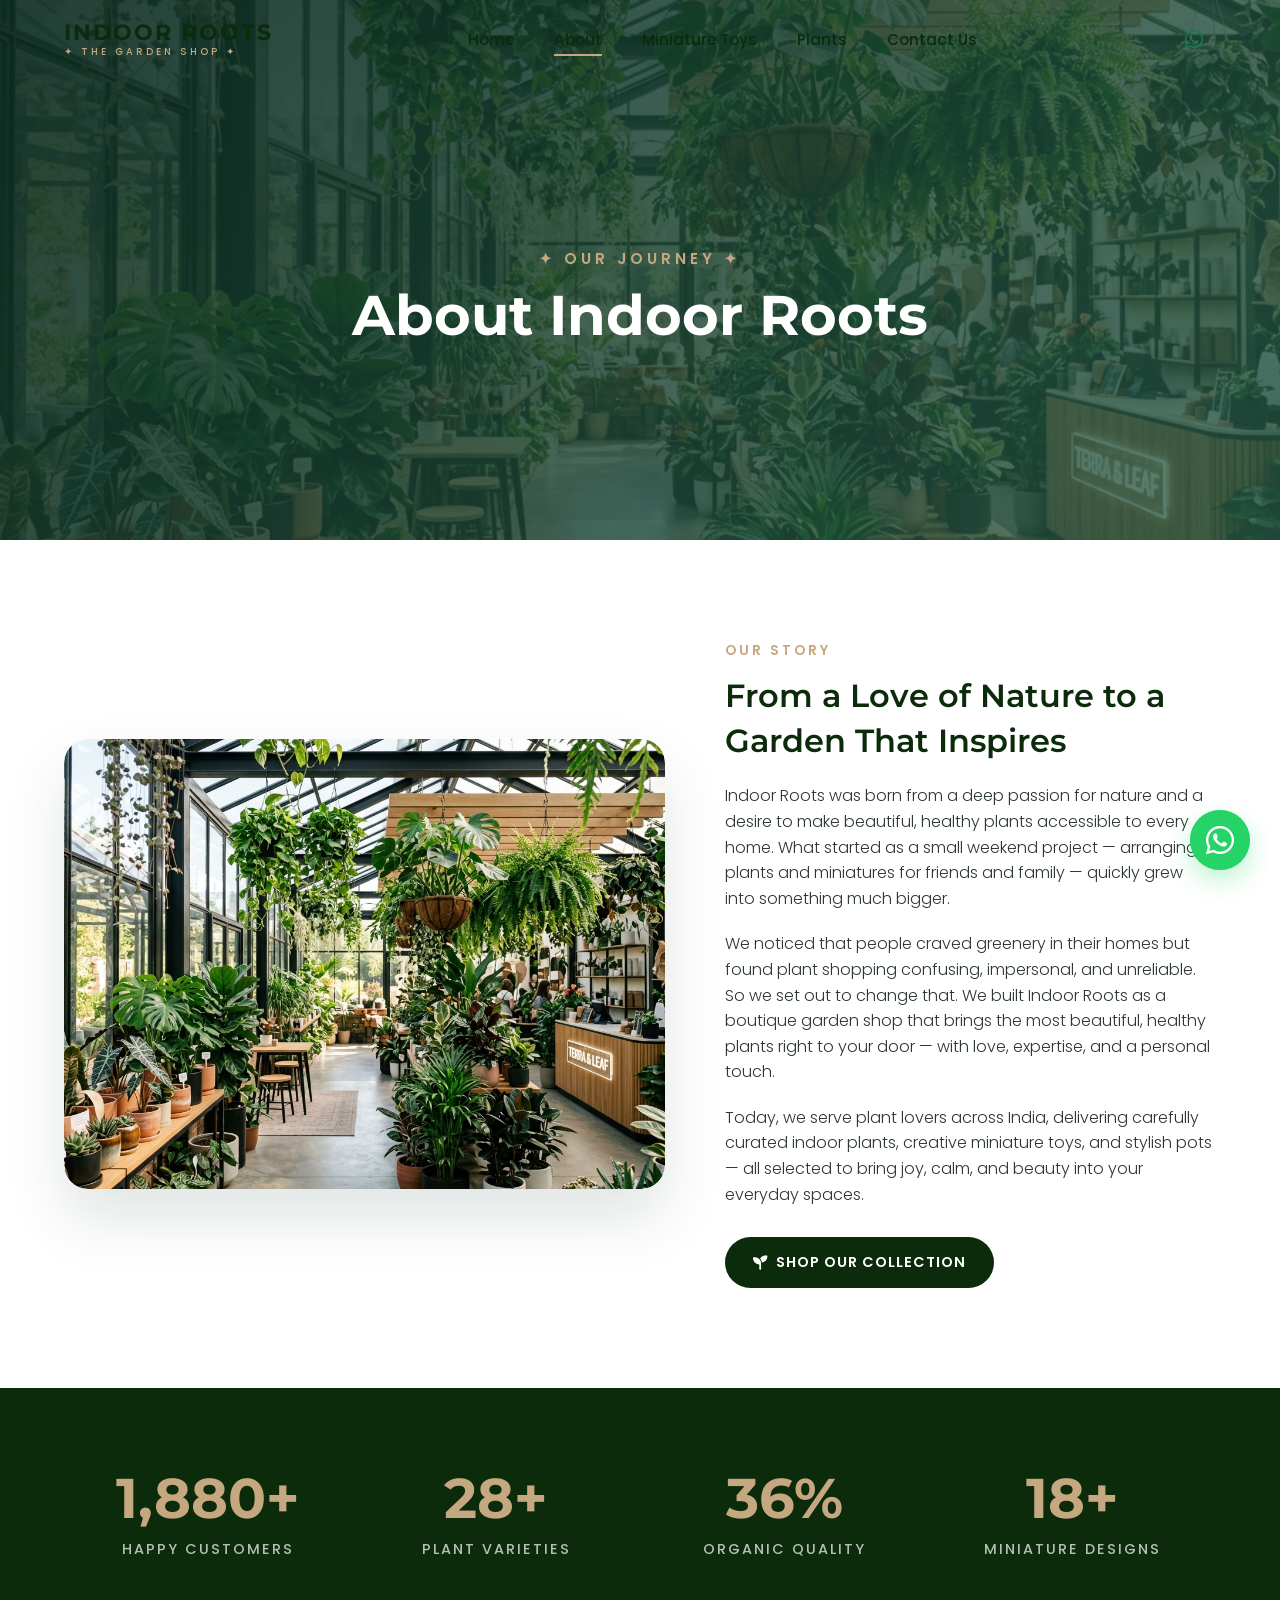
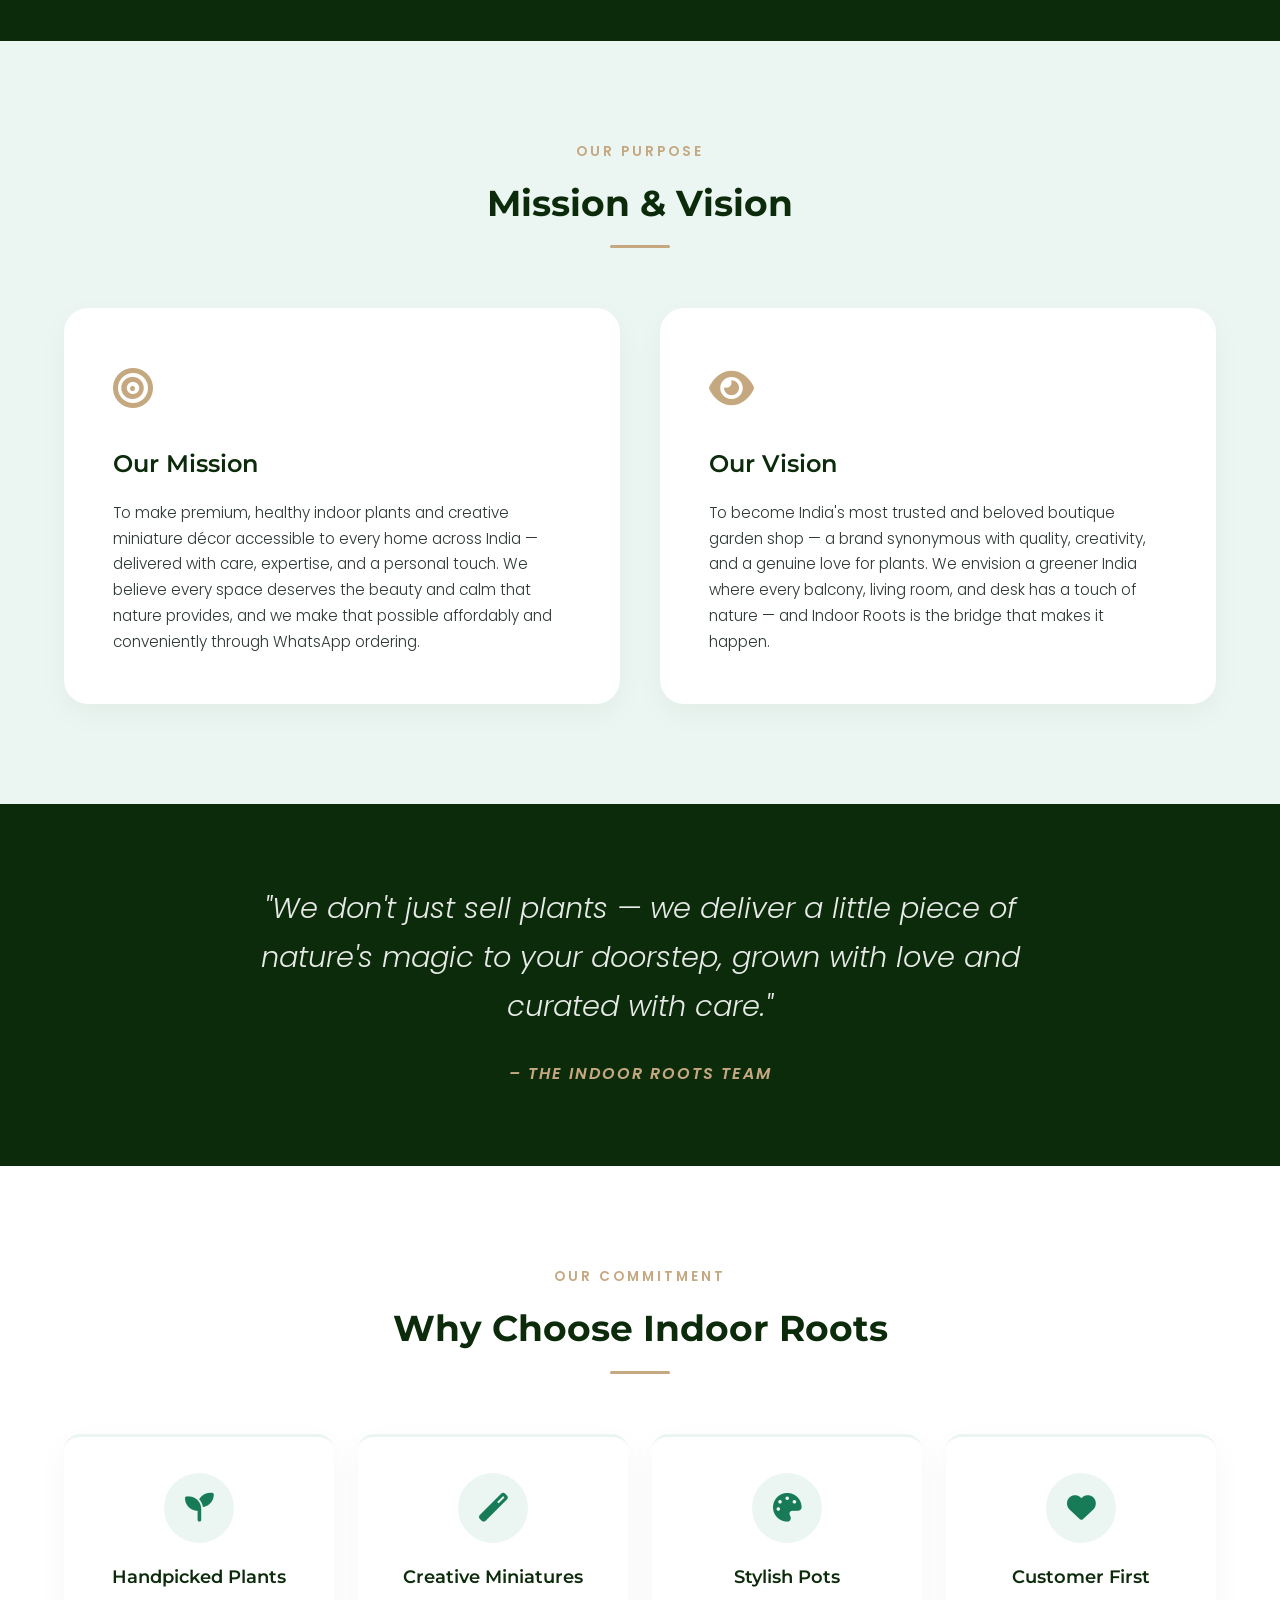
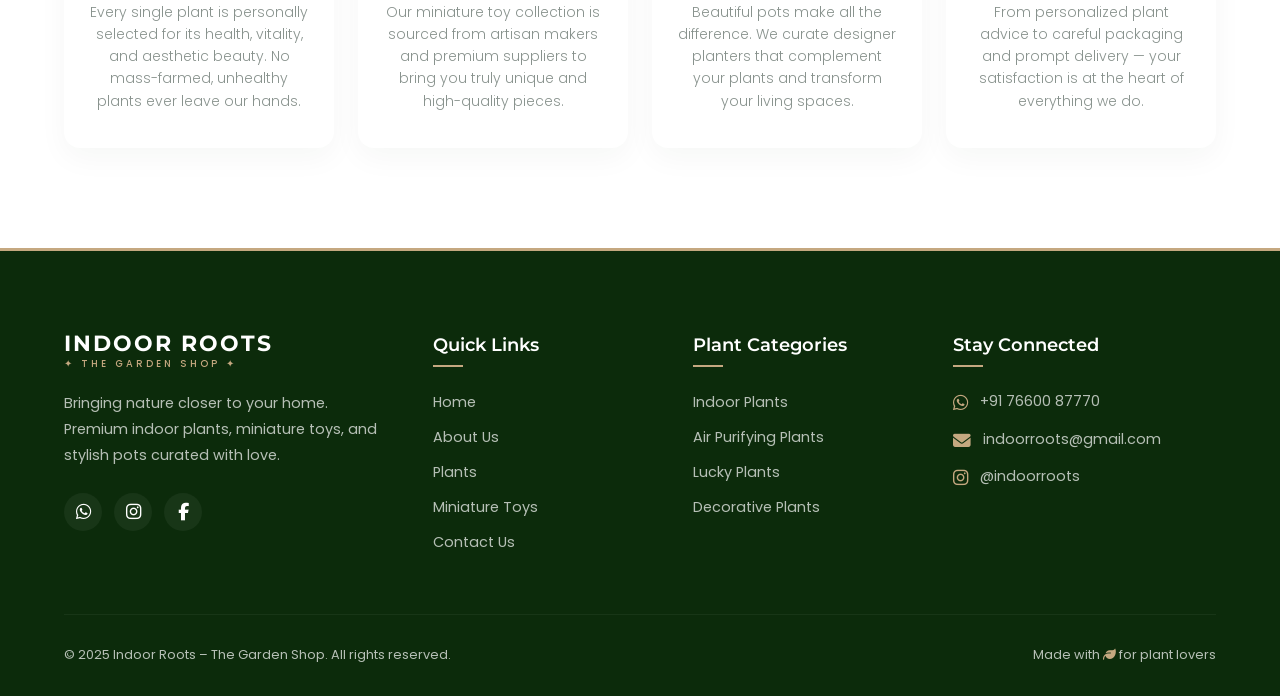
<file: about.html>
<!DOCTYPE html>
<html lang="en">
<head>
    <meta charset="UTF-8">
    <meta name="viewport" content="width=device-width, initial-scale=1.0">
    <title>About Us – Indoor Roots | Our Story & Mission</title>
    <meta name="description" content="Learn about Indoor Roots - our story, mission, and passion for bringing premium indoor plants, miniature toys, and stylish pots to your home.">
    <link rel="stylesheet" href="css/style.css">
    <link rel="stylesheet" href="https://cdnjs.cloudflare.com/ajax/libs/font-awesome/6.5.0/css/all.min.css">
    <style>
        .why-choose-about {
            display: grid;
            grid-template-columns: repeat(4, 1fr);
            gap: 24px;
            margin-top: 60px;
        }
        .why-about-card {
            background: var(--color-white);
            border-radius: var(--border-radius-md);
            padding: 36px 24px;
            text-align: center;
            box-shadow: var(--shadow-subtle);
            transition: var(--transition-smooth);
            border-top: 3px solid var(--color-mint-soft);
        }
        .why-about-card:hover {
            transform: translateY(-6px);
            border-top-color: var(--color-gold);
            box-shadow: var(--shadow-medium);
        }
        .why-about-icon {
            width: 70px; height: 70px;
            border-radius: 50%;
            background: var(--color-mint-soft);
            display: flex; align-items: center; justify-content: center;
            margin: 0 auto 20px;
            font-size: 1.8rem;
            color: var(--color-sage);
            transition: var(--transition-smooth);
        }
        .why-about-card:hover .why-about-icon {
            background: var(--color-gold);
            color: var(--color-white);
        }
        .why-about-card h4 { font-size: 1.1rem; margin-bottom: 10px; }
        .why-about-card p { font-size: 0.87rem; color: var(--color-grey-medium); font-weight: 300; line-height: 1.6; }
        @media (max-width: 768px) { .why-choose-about { grid-template-columns: repeat(2,1fr); } }
        @media (max-width: 480px) { .why-choose-about { grid-template-columns: 1fr; } }
        .team-quote {
            background: var(--color-forest-dark);
            color: var(--color-white);
            padding: 80px 0;
            text-align: center;
        }
        .team-quote blockquote {
            font-size: 1.8rem;
            font-weight: 300;
            font-style: italic;
            max-width: 800px;
            margin: 0 auto 30px;
            line-height: 1.7;
            color: rgba(255,255,255,0.9);
        }
        .team-quote cite {
            color: var(--color-gold);
            font-size: 1rem;
            letter-spacing: 2px;
            text-transform: uppercase;
            font-weight: 600;
        }
    </style>
</head>
<body>

<!-- PAGE LOADER -->
<div class="loader-wrapper" id="loader">
    <div class="loader-logo">
        <div class="loader-logo-main">INDOOR ROOTS</div>
        <div class="loader-logo-tag">The Garden Shop</div>
    </div>
    <div class="loader-spinner"><i class="fas fa-leaf loader-leaf"></i></div>
</div>

<!-- HEADER -->
<header class="header" id="header">
    <div class="container">
        <a href="index.html" class="logo">
            <span class="logo-main">INDOOR ROOTS</span>
            <span class="logo-tag">✦ The Garden Shop ✦</span>
        </a>
        <ul class="nav-menu" id="navMenu">
            <li><a href="index.html" class="nav-link">Home</a></li>
            <li><a href="about.html" class="nav-link">About</a></li>
            <li><a href="miniature-toys.html" class="nav-link">Miniature Toys</a></li>
            <li><a href="plants.html" class="nav-link">Plants</a></li>
            <li><a href="contact.html" class="nav-link">Contact Us</a></li>
        </ul>
        <div class="nav-actions">
            <a href="https://wa.me/917660087770" target="_blank" class="whatsapp-nav-btn" title="Chat on WhatsApp" aria-label="WhatsApp"><i class="fab fa-whatsapp"></i></a>
            <div class="mobile-toggle" id="mobileToggle" aria-label="Open Menu"><span></span><span></span><span></span></div>
        </div>
    </div>
</header>

<!-- ABOUT HERO BANNER -->
<section class="about-hero">
    <div>
        <p class="about-hero-tag">✦ Our Journey ✦</p>
        <h1 class="about-hero-title">About Indoor Roots</h1>
    </div>
</section>

<!-- OUR STORY -->
<section class="section" id="story">
    <div class="container">
        <div class="about-intro-grid">
            <div class="about-intro-image reveal-left">
                <img src="images/about_story.png" alt="Indoor Roots Story - Our Premium Plant Boutique" style="width:100%;height:450px;object-fit:cover;border-radius:var(--border-radius-lg);">
            </div>
            <div class="about-intro-text reveal-right">
                <span class="section-subtitle">Our Story</span>
                <h2 style="font-size:2rem;margin-bottom:20px;line-height:1.4">From a Love of Nature to a Garden That Inspires</h2>
                <p>Indoor Roots was born from a deep passion for nature and a desire to make beautiful, healthy plants accessible to every home. What started as a small weekend project — arranging plants and miniatures for friends and family — quickly grew into something much bigger.</p>
                <p>We noticed that people craved greenery in their homes but found plant shopping confusing, impersonal, and unreliable. So we set out to change that. We built Indoor Roots as a boutique garden shop that brings the most beautiful, healthy plants right to your door — with love, expertise, and a personal touch.</p>
                <p>Today, we serve plant lovers across India, delivering carefully curated indoor plants, creative miniature toys, and stylish pots — all selected to bring joy, calm, and beauty into your everyday spaces.</p>
                <a href="plants.html" class="btn btn-primary" style="margin-top:10px"><i class="fas fa-seedling" style="margin-right:8px"></i> Shop Our Collection</a>
            </div>
        </div>
    </div>
</section>

<!-- ACHIEVEMENTS / COUNTERS -->
<section class="achievements-section">
    <div class="container">
        <div class="achievements-grid">
            <div class="counter-item reveal delay-100">
                <div class="counter-num" data-target="5000" data-suffix="+">0</div>
                <div class="counter-label">Happy Customers</div>
            </div>
            <div class="counter-item reveal delay-200">
                <div class="counter-num" data-target="80" data-suffix="+">0</div>
                <div class="counter-label">Plant Varieties</div>
            </div>
            <div class="counter-item reveal delay-300">
                <div class="counter-num" data-target="100" data-suffix="%">0</div>
                <div class="counter-label">Organic Quality</div>
            </div>
            <div class="counter-item reveal delay-400">
                <div class="counter-num" data-target="50" data-suffix="+">0</div>
                <div class="counter-label">Miniature Designs</div>
            </div>
        </div>
    </div>
</section>

<!-- MISSION & VISION -->
<section class="section section-bg-mint" id="mission">
    <div class="container">
        <div class="section-header reveal">
            <span class="section-subtitle">Our Purpose</span>
            <h2 class="section-title">Mission & Vision</h2>
        </div>
        <div class="mission-vision-grid">
            <div class="mv-card reveal-left">
                <div class="mv-icon"><i class="fas fa-bullseye"></i></div>
                <h3>Our Mission</h3>
                <p>To make premium, healthy indoor plants and creative miniature décor accessible to every home across India — delivered with care, expertise, and a personal touch. We believe every space deserves the beauty and calm that nature provides, and we make that possible affordably and conveniently through WhatsApp ordering.</p>
            </div>
            <div class="mv-card reveal-right">
                <div class="mv-icon"><i class="fas fa-eye"></i></div>
                <h3>Our Vision</h3>
                <p>To become India's most trusted and beloved boutique garden shop — a brand synonymous with quality, creativity, and a genuine love for plants. We envision a greener India where every balcony, living room, and desk has a touch of nature — and Indoor Roots is the bridge that makes it happen.</p>
            </div>
        </div>
    </div>
</section>

<!-- TEAM QUOTE -->
<section class="team-quote">
    <div class="container">
        <blockquote class="reveal">"We don't just sell plants — we deliver a little piece of nature's magic to your doorstep, grown with love and curated with care."</blockquote>
        <cite>– The Indoor Roots Team</cite>
    </div>
</section>

<!-- WHY CHOOSE US -->
<section class="section" id="why-choose">
    <div class="container">
        <div class="section-header reveal">
            <span class="section-subtitle">Our Commitment</span>
            <h2 class="section-title">Why Choose Indoor Roots</h2>
        </div>
        <div class="why-choose-about">
            <div class="why-about-card reveal delay-100">
                <div class="why-about-icon"><i class="fas fa-seedling"></i></div>
                <h4>Handpicked Plants</h4>
                <p>Every single plant is personally selected for its health, vitality, and aesthetic beauty. No mass-farmed, unhealthy plants ever leave our hands.</p>
            </div>
            <div class="why-about-card reveal delay-200">
                <div class="why-about-icon"><i class="fas fa-magic"></i></div>
                <h4>Creative Miniatures</h4>
                <p>Our miniature toy collection is sourced from artisan makers and premium suppliers to bring you truly unique and high-quality pieces.</p>
            </div>
            <div class="why-about-card reveal delay-300">
                <div class="why-about-icon"><i class="fas fa-palette"></i></div>
                <h4>Stylish Pots</h4>
                <p>Beautiful pots make all the difference. We curate designer planters that complement your plants and transform your living spaces.</p>
            </div>
            <div class="why-about-card reveal delay-400">
                <div class="why-about-icon"><i class="fas fa-heart"></i></div>
                <h4>Customer First</h4>
                <p>From personalized plant advice to careful packaging and prompt delivery — your satisfaction is at the heart of everything we do.</p>
            </div>
        </div>
    </div>
</section>

<!-- FOOTER -->
<footer class="footer" id="footer">
    <div class="container">
        <div class="footer-grid">
            <div class="footer-col footer-col-info">
                <a href="index.html" class="logo"><span class="logo-main">INDOOR ROOTS</span><span class="logo-tag">✦ The Garden Shop ✦</span></a>
                <p class="footer-desc">Bringing nature closer to your home. Premium indoor plants, miniature toys, and stylish pots curated with love.</p>
                <div class="social-links">
                    <a href="https://wa.me/917660087770" target="_blank" class="social-btn" aria-label="WhatsApp"><i class="fab fa-whatsapp"></i></a>
                    <a href="#" class="social-btn" aria-label="Instagram"><i class="fab fa-instagram"></i></a>
                    <a href="#" class="social-btn" aria-label="Facebook"><i class="fab fa-facebook-f"></i></a>
                </div>
            </div>
            <div class="footer-col">
                <h4>Quick Links</h4>
                <ul class="footer-links">
                    <li><a href="index.html">Home</a></li>
                    <li><a href="about.html">About Us</a></li>
                    <li><a href="plants.html">Plants</a></li>
                    <li><a href="miniature-toys.html">Miniature Toys</a></li>
                    <li><a href="contact.html">Contact Us</a></li>
                </ul>
            </div>
            <div class="footer-col">
                <h4>Plant Categories</h4>
                <ul class="footer-links">
                    <li><a href="plants.html">Indoor Plants</a></li>
                    <li><a href="plants.html">Air Purifying Plants</a></li>
                    <li><a href="plants.html">Lucky Plants</a></li>
                    <li><a href="plants.html">Decorative Plants</a></li>
                </ul>
            </div>
            <div class="footer-col footer-newsletter">
                <h4>Stay Connected</h4>
                <div class="footer-contact-item"><i class="fab fa-whatsapp"></i><span>+91 76600 87770</span></div>
                <div class="footer-contact-item"><i class="fas fa-envelope"></i><span>indoorroots@gmail.com</span></div>
                <div class="footer-contact-item"><i class="fab fa-instagram"></i><span>@indoorroots</span></div>
            </div>
        </div>
        <div class="footer-bottom">
            <p>&copy; 2025 Indoor Roots – The Garden Shop. All rights reserved.</p>
            <p>Made with <i class="fas fa-leaf" style="color:var(--color-gold)"></i> for plant lovers</p>
        </div>
    </div>
</footer>

<!-- FLOATING WIDGETS -->
<div class="floating-widgets">
    <button class="back-to-top" id="backToTop" aria-label="Back to Top"><i class="fas fa-chevron-up"></i></button>
    <a href="https://wa.me/917660087770" target="_blank" class="whatsapp-float" title="Chat with us" aria-label="WhatsApp"><i class="fab fa-whatsapp"></i></a>
</div>

<script src="js/script.js"></script>
</body>
</html>
</file>
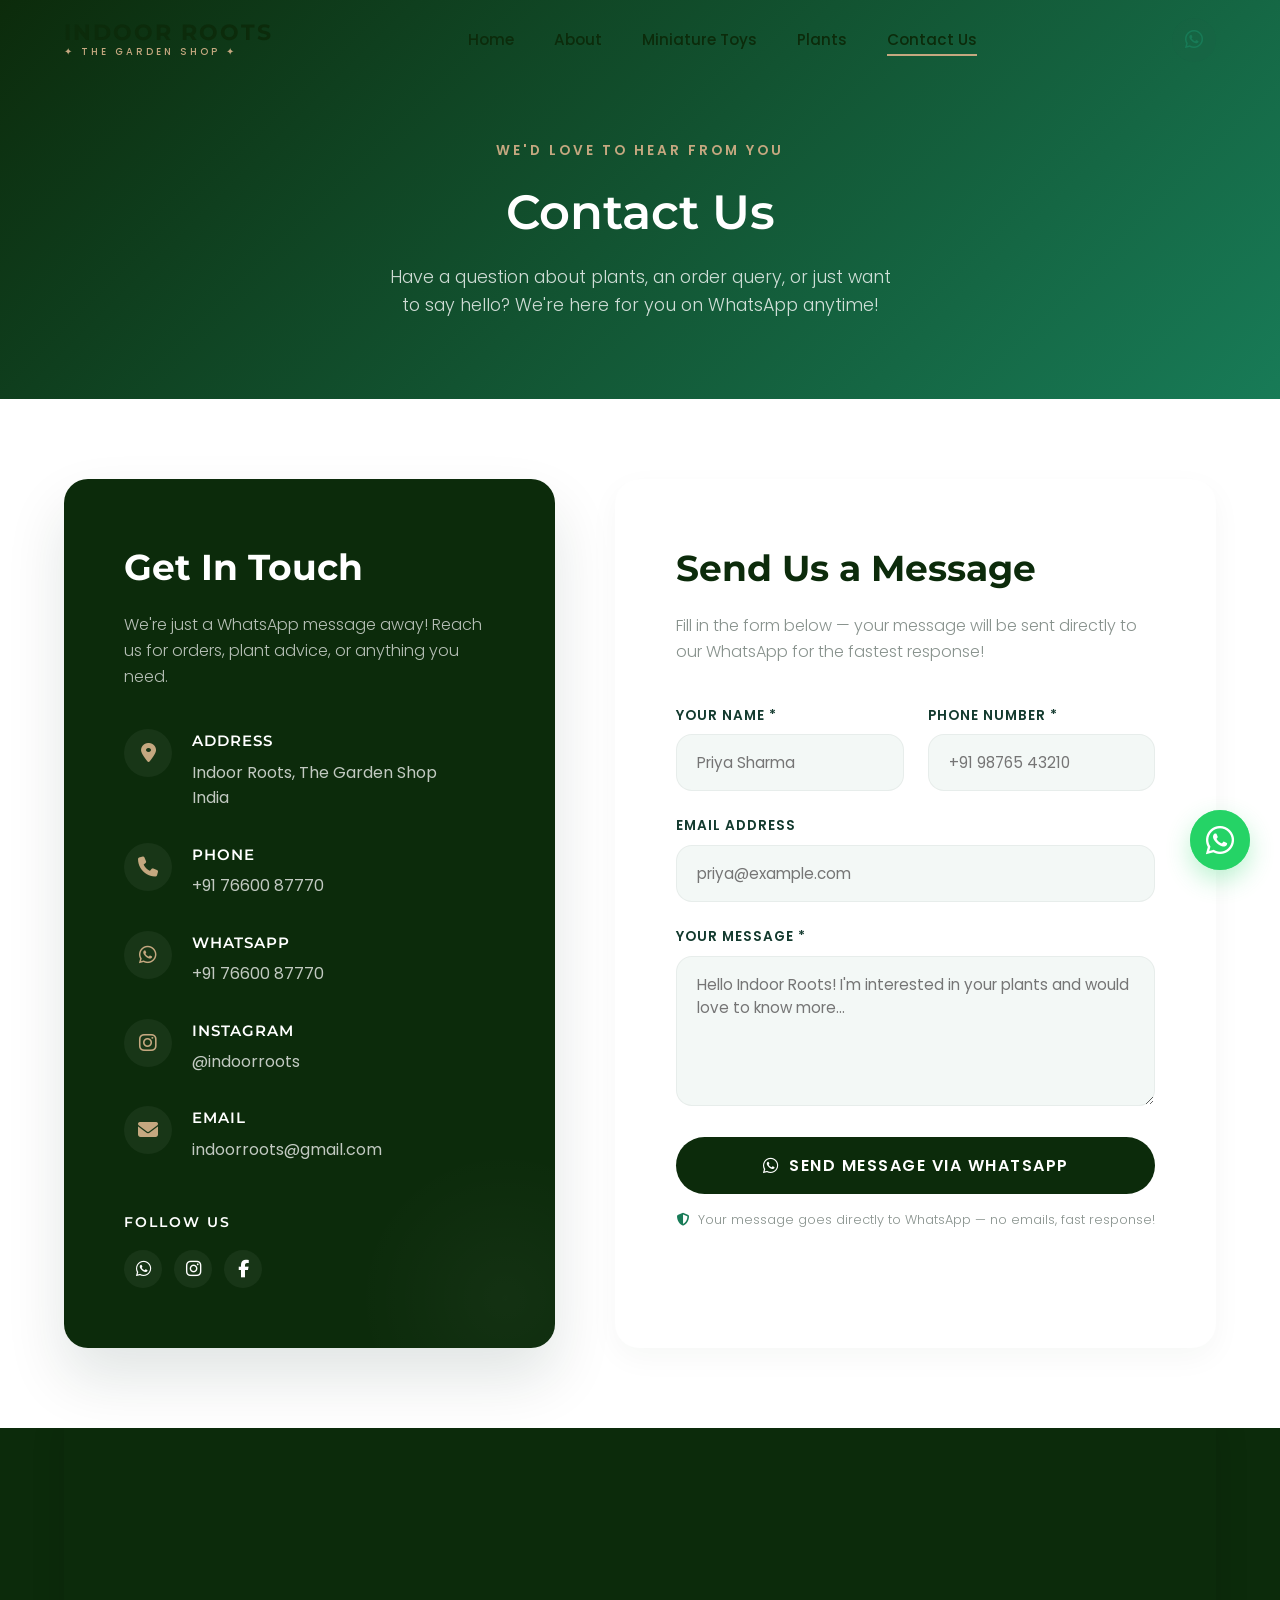
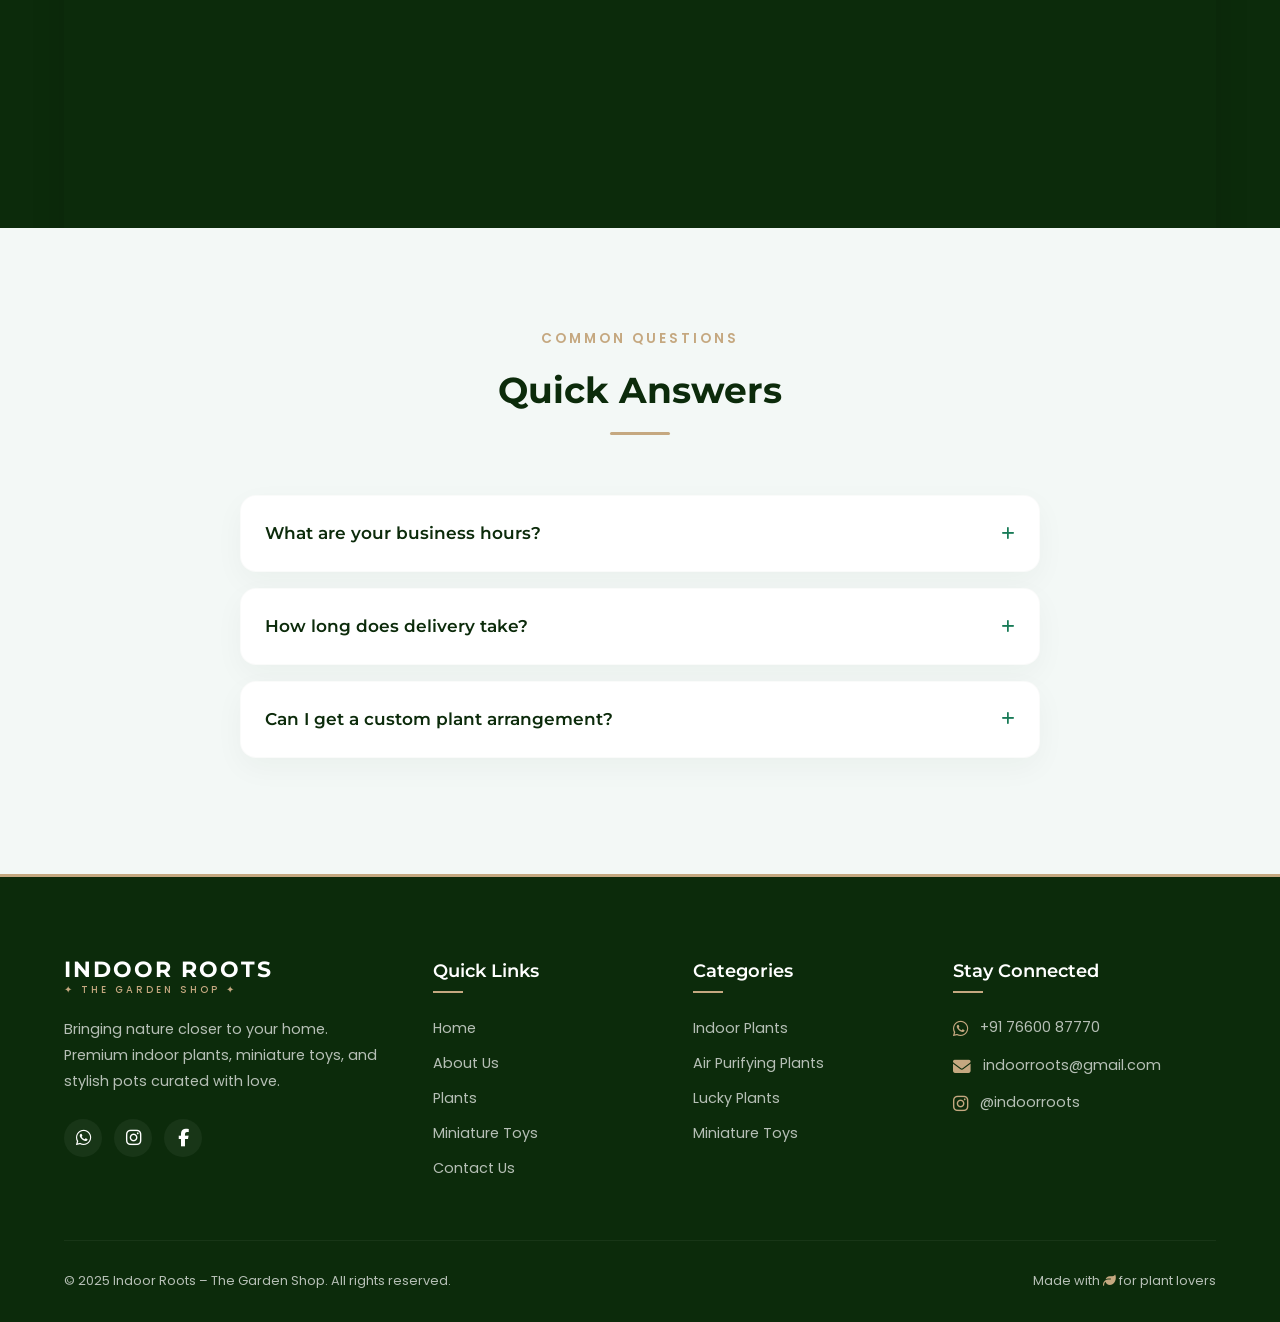
<file: contact.html>
<!DOCTYPE html>
<html lang="en">
<head>
    <meta charset="UTF-8">
    <meta name="viewport" content="width=device-width, initial-scale=1.0">
    <title>Contact Us – Indoor Roots | Get In Touch</title>
    <meta name="description" content="Contact Indoor Roots for premium indoor plants and miniature toys. Reach us via WhatsApp, Instagram, or our contact form for orders and queries.">
    <link rel="stylesheet" href="css/style.css">
    <link rel="stylesheet" href="https://cdnjs.cloudflare.com/ajax/libs/font-awesome/6.5.0/css/all.min.css">
    <style>
        .contact-hero {
            background: linear-gradient(135deg, var(--color-forest-dark) 0%, var(--color-sage) 100%);
            padding: calc(var(--header-height) + 60px) 0 80px;
            text-align: center;
            color: var(--color-white);
        }
        .contact-hero h1 { color: var(--color-white); font-size: 3rem; margin-bottom: 12px; }
        .contact-hero p { color: rgba(255,255,255,0.8); font-size: 1.1rem; font-weight: 300; max-width: 520px; margin: 0 auto; }
        .contact-page-section { padding: 80px 0; }
        .map-section {
            background: var(--color-forest-dark);
            padding: 0;
            height: 400px;
            display: flex;
            align-items: center;
            justify-content: center;
            position: relative;
            overflow: hidden;
        }
        .map-placeholder {
            width: 100%;
            height: 100%;
            background: linear-gradient(135deg, var(--color-forest-dark) 0%, var(--color-sage) 100%);
            display: flex;
            flex-direction: column;
            align-items: center;
            justify-content: center;
            text-align: center;
            color: var(--color-white);
            gap: 20px;
        }
        .map-placeholder i { font-size: 3rem; color: var(--color-gold); }
        .map-placeholder h3 { font-size: 1.5rem; color: var(--color-white); }
        .map-placeholder p { color: rgba(255,255,255,0.7); font-weight: 300; }
        .map-placeholder a {
            background: var(--color-gold);
            color: var(--color-white);
            padding: 12px 28px;
            border-radius: 30px;
            font-weight: 600;
            font-size: 0.9rem;
            letter-spacing: 1px;
            text-transform: uppercase;
            transition: var(--transition-smooth);
        }
        .map-placeholder a:hover {
            background: var(--color-white);
            color: var(--color-forest-dark);
        }
        .form-row {
            display: grid;
            grid-template-columns: repeat(2, 1fr);
            gap: 24px;
        }
        @media (max-width: 600px) { .form-row { grid-template-columns: 1fr; } }
    </style>
</head>
<body>

<!-- PAGE LOADER -->
<div class="loader-wrapper" id="loader">
    <div class="loader-logo">
        <div class="loader-logo-main">INDOOR ROOTS</div>
        <div class="loader-logo-tag">The Garden Shop</div>
    </div>
    <div class="loader-spinner"><i class="fas fa-leaf loader-leaf"></i></div>
</div>

<!-- HEADER -->
<header class="header scrolled" id="header">
    <div class="container">
        <a href="index.html" class="logo">
            <span class="logo-main">INDOOR ROOTS</span>
            <span class="logo-tag">✦ The Garden Shop ✦</span>
        </a>
        <ul class="nav-menu" id="navMenu">
            <li><a href="index.html" class="nav-link">Home</a></li>
            <li><a href="about.html" class="nav-link">About</a></li>
            <li><a href="miniature-toys.html" class="nav-link">Miniature Toys</a></li>
            <li><a href="plants.html" class="nav-link">Plants</a></li>
            <li><a href="contact.html" class="nav-link active">Contact Us</a></li>
        </ul>
        <div class="nav-actions">
            <a href="https://wa.me/917660087770" target="_blank" class="whatsapp-nav-btn" aria-label="WhatsApp"><i class="fab fa-whatsapp"></i></a>
            <div class="mobile-toggle" id="mobileToggle" aria-label="Open Menu"><span></span><span></span><span></span></div>
        </div>
    </div>
</header>

<!-- CONTACT HERO -->
<section class="contact-hero">
    <div class="container">
        <span class="section-subtitle" style="color:var(--color-gold)">We'd Love to Hear From You</span>
        <h1>Contact Us</h1>
        <p>Have a question about plants, an order query, or just want to say hello? We're here for you on WhatsApp anytime!</p>
    </div>
</section>

<!-- CONTACT MAIN SECTION -->
<section class="contact-page-section">
    <div class="container">
        <div class="contact-grid">

            <!-- LEFT: Info Column -->
            <div class="contact-info-col reveal-left">
                <div>
                    <div class="contact-info-header">
                        <h2>Get In Touch</h2>
                        <p>We're just a WhatsApp message away! Reach us for orders, plant advice, or anything you need.</p>
                    </div>
                    <div class="contact-details-list">
                        <div class="contact-info-item">
                            <div class="contact-info-icon"><i class="fas fa-map-marker-alt"></i></div>
                            <div class="contact-info-text">
                                <h4>Address</h4>
                                <p>Indoor Roots, The Garden Shop<br>India</p>
                            </div>
                        </div>
                        <div class="contact-info-item">
                            <div class="contact-info-icon"><i class="fas fa-phone"></i></div>
                            <div class="contact-info-text">
                                <h4>Phone</h4>
                                <a href="tel:+917660087770">+91 76600 87770</a>
                            </div>
                        </div>
                        <div class="contact-info-item">
                            <div class="contact-info-icon"><i class="fab fa-whatsapp"></i></div>
                            <div class="contact-info-text">
                                <h4>WhatsApp</h4>
                                <a href="https://wa.me/917660087770" target="_blank">+91 76600 87770</a>
                            </div>
                        </div>
                        <div class="contact-info-item">
                            <div class="contact-info-icon"><i class="fab fa-instagram"></i></div>
                            <div class="contact-info-text">
                                <h4>Instagram</h4>
                                <a href="#" target="_blank">@indoorroots</a>
                            </div>
                        </div>
                        <div class="contact-info-item">
                            <div class="contact-info-icon"><i class="fas fa-envelope"></i></div>
                            <div class="contact-info-text">
                                <h4>Email</h4>
                                <a href="mailto:indoorroots@gmail.com">indoorroots@gmail.com</a>
                            </div>
                        </div>
                    </div>
                </div>
                <div class="contact-socials">
                    <h4>Follow Us</h4>
                    <div class="contact-socials-links">
                        <a href="https://wa.me/917660087770" target="_blank" class="social-btn" aria-label="WhatsApp"><i class="fab fa-whatsapp"></i></a>
                        <a href="#" class="social-btn" aria-label="Instagram"><i class="fab fa-instagram"></i></a>
                        <a href="#" class="social-btn" aria-label="Facebook"><i class="fab fa-facebook-f"></i></a>
                    </div>
                </div>
            </div>

            <!-- RIGHT: Form Column -->
            <div class="contact-form-col reveal-right">
                <form class="contact-form" id="contact-form" novalidate>
                    <h2>Send Us a Message</h2>
                    <p>Fill in the form below — your message will be sent directly to our WhatsApp for the fastest response!</p>

                    <div class="form-row">
                        <div class="form-group">
                            <label class="form-label" for="contact-name">Your Name *</label>
                            <input type="text" class="form-input" id="contact-name" name="name" placeholder="Priya Sharma" required>
                        </div>
                        <div class="form-group">
                            <label class="form-label" for="contact-phone">Phone Number *</label>
                            <input type="tel" class="form-input" id="contact-phone" name="phone" placeholder="+91 98765 43210" required>
                        </div>
                    </div>

                    <div class="form-group">
                        <label class="form-label" for="contact-email">Email Address</label>
                        <input type="email" class="form-input" id="contact-email" name="email" placeholder="priya@example.com">
                    </div>

                    <div class="form-group">
                        <label class="form-label" for="contact-message">Your Message *</label>
                        <textarea class="form-input" id="contact-message" name="message" placeholder="Hello Indoor Roots! I'm interested in your plants and would love to know more..." required></textarea>
                    </div>

                    <button type="submit" class="btn btn-primary btn-submit">
                        <i class="fab fa-whatsapp" style="margin-right:10px; font-size:1.1rem;"></i>
                        Send Message via WhatsApp
                    </button>

                    <p style="font-size:0.8rem; color:var(--color-grey-medium); margin-top:16px; text-align:center;">
                        <i class="fas fa-shield-alt" style="color:var(--color-sage); margin-right:4px;"></i>
                        Your message goes directly to WhatsApp — no emails, fast response!
                    </p>
                </form>
            </div>

        </div>
    </div>
</section>

<section class="map-section">
    <div class="container">
        <iframe
            src="https://maps.google.com/maps?q=Rajahmundry,Andhra%20Pradesh&t=&z=13&ie=UTF8&iwloc=&output=embed"
            width="100%"
            height="400"
            style="border:0; border-radius:15px;"
            allowfullscreen=""
            loading="fast">
        </iframe>

       
    </div>
</section>

<!-- FAQ QUICK SECTION -->
<section class="section section-bg-light">
    <div class="container">
        <div class="section-header reveal">
            <span class="section-subtitle">Common Questions</span>
            <h2 class="section-title">Quick Answers</h2>
        </div>
        <div class="faq-grid">
            <div class="faq-item reveal delay-100">
                <div class="faq-header">
                    <span class="faq-question">What are your business hours?</span>
                    <i class="fas fa-plus faq-icon"></i>
                </div>
                <div class="faq-content">
                    <p class="faq-answer">We're available on WhatsApp from 9 AM to 9 PM, Monday to Saturday. We respond to all messages within a few hours. Sunday is our plant care day, but we still check messages!</p>
                </div>
            </div>
            <div class="faq-item reveal delay-200">
                <div class="faq-header">
                    <span class="faq-question">How long does delivery take?</span>
                    <i class="fas fa-plus faq-icon"></i>
                </div>
                <div class="faq-content">
                    <p class="faq-answer">Standard delivery takes 3-5 business days. We carefully package every plant and toy to ensure it arrives in perfect condition at your doorstep, no matter how far you are.</p>
                </div>
            </div>
            <div class="faq-item reveal delay-300">
                <div class="faq-header">
                    <span class="faq-question">Can I get a custom plant arrangement?</span>
                    <i class="fas fa-plus faq-icon"></i>
                </div>
                <div class="faq-content">
                    <p class="faq-answer">Absolutely! We love creating custom plant arrangements and gift sets. Just message us on WhatsApp with your requirements, budget, and occasion — and we'll curate something beautiful for you!</p>
                </div>
            </div>
        </div>
    </div>
</section>

<!-- FOOTER -->
<footer class="footer" id="footer">
    <div class="container">
        <div class="footer-grid">
            <div class="footer-col footer-col-info">
                <a href="index.html" class="logo"><span class="logo-main">INDOOR ROOTS</span><span class="logo-tag">✦ The Garden Shop ✦</span></a>
                <p class="footer-desc">Bringing nature closer to your home. Premium indoor plants, miniature toys, and stylish pots curated with love.</p>
                <div class="social-links">
                    <a href="https://wa.me/917660087770" target="_blank" class="social-btn" aria-label="WhatsApp"><i class="fab fa-whatsapp"></i></a>
                    <a href="#" class="social-btn" aria-label="Instagram"><i class="fab fa-instagram"></i></a>
                    <a href="#" class="social-btn" aria-label="Facebook"><i class="fab fa-facebook-f"></i></a>
                </div>
            </div>
            <div class="footer-col">
                <h4>Quick Links</h4>
                <ul class="footer-links">
                    <li><a href="index.html">Home</a></li>
                    <li><a href="about.html">About Us</a></li>
                    <li><a href="plants.html">Plants</a></li>
                    <li><a href="miniature-toys.html">Miniature Toys</a></li>
                    <li><a href="contact.html">Contact Us</a></li>
                </ul>
            </div>
            <div class="footer-col">
                <h4>Categories</h4>
                <ul class="footer-links">
                    <li><a href="plants.html">Indoor Plants</a></li>
                    <li><a href="plants.html">Air Purifying Plants</a></li>
                    <li><a href="plants.html">Lucky Plants</a></li>
                    <li><a href="miniature-toys.html">Miniature Toys</a></li>
                </ul>
            </div>
            <div class="footer-col footer-newsletter">
                <h4>Stay Connected</h4>
                <div class="footer-contact-item"><i class="fab fa-whatsapp"></i><span>+91 76600 87770</span></div>
                <div class="footer-contact-item"><i class="fas fa-envelope"></i><span>indoorroots@gmail.com</span></div>
                <div class="footer-contact-item"><i class="fab fa-instagram"></i><span>@indoorroots</span></div>
            </div>
        </div>
        <div class="footer-bottom">
            <p>&copy; 2025 Indoor Roots – The Garden Shop. All rights reserved.</p>
            <p>Made with <i class="fas fa-leaf" style="color:var(--color-gold)"></i> for plant lovers</p>
        </div>
    </div>
</footer>

<!-- FLOATING WIDGETS -->
<div class="floating-widgets">
    <button class="back-to-top" id="backToTop" aria-label="Back to Top"><i class="fas fa-chevron-up"></i></button>
    <a href="https://wa.me/917660087770" target="_blank" class="whatsapp-float" title="Chat with us" aria-label="WhatsApp"><i class="fab fa-whatsapp"></i></a>
</div>

<script src="js/script.js"></script>
</body>
</html>
</file>
<file: css/style.css>
/* ==========================================================================
   INDOOR ROOTS - THE GARDEN SHOP
   Main Premium CSS Stylesheet
   ========================================================================== */

/* 1. Imports & Typography */
@import url('https://fonts.googleapis.com/css2?family=Montserrat:wght@400;500;600;700&family=Poppins:wght@300;400;500;600;700&display=swap');

/* 2. Custom CSS Variables */
:root {
    /* Color Palette */
    --color-forest-dark: #0c2b0b;
    --color-forest-medium: #133A2E;
    --color-sage: #187b57;
    --color-sage-light: #4A836F;
    --color-mint-soft: #EBF5F1;
    --color-mint-light: #F3F8F6;
    --color-gold: #C5A880;
    --color-gold-bright: #D4AF37;
    --color-charcoal: #2D3732;
    --color-white: #FFFFFF;
    --color-grey-light: #F9F9F8;
    --color-grey-medium: #88928D;
    
    /* Shadows */
    --shadow-subtle: 0 10px 30px rgba(11, 43, 32, 0.04);
    --shadow-medium: 0 15px 35px rgba(11, 43, 32, 0.08);
    --shadow-luxury: 0 30px 60px rgba(11, 43, 32, 0.12);
    --shadow-glass: 0 8px 32px 0 rgba(11, 43, 32, 0.05);

    /* Borders & Border Radius */
    --border-radius-sm: 8px;
    --border-radius-md: 16px;
    --border-radius-lg: 24px;
    --border-radius-round: 50%;
    --border-glass: 1px solid rgba(255, 255, 255, 0.4);

    /* Transitions */
    --transition-smooth: all 0.4s cubic-bezier(0.16, 1, 0.3, 1);
    --transition-bounce: all 0.5s cubic-bezier(0.175, 0.885, 0.32, 1.275);
    
    /* Layout Constants */
    --header-height: 80px;
    --container-width: 1200px;
}

/* 3. Base Styles */
* {
    margin: 0;
    padding: 0;
    box-sizing: border-box;
}

html {
    scroll-behavior: smooth;
    font-size: 16px;
    background-color: var(--color-white);
}

body {
    font-family: 'Poppins', sans-serif;
    color: var(--color-charcoal);
    line-height: 1.6;
    overflow-x: hidden;
}

h1, h2, h3, h4, h5, h6 {
    font-family: 'Montserrat', sans-serif;
    color: var(--color-forest-dark);
    font-weight: 600;
}

a {
    text-decoration: none;
    color: inherit;
    transition: var(--transition-smooth);
}

img {
    max-width: 100%;
    height: auto;
    display: block;
}

button, input, textarea, select {
    font-family: inherit;
    border: none;
    outline: none;
    background: none;
}

/* Custom Scrollbar */
::-webkit-scrollbar {
    width: 8px;
}
::-webkit-scrollbar-track {
    background: var(--color-mint-light);
}
::-webkit-scrollbar-thumb {
    background: var(--color-sage-light);
    border-radius: 4px;
}
::-webkit-scrollbar-thumb:hover {
    background: var(--color-sage);
}

/* Selection Styling */
::selection {
    background-color: var(--color-mint-soft);
    color: var(--color-forest-dark);
}

/* 4. Layout & Utilities */
.container {
    max-width: var(--container-width);
    margin: 0 auto;
    padding: 0 24px;
}

.section {
    padding: 100px 0;
    position: relative;
}

.section-bg-light {
    background-color: var(--color-mint-light);
}

.section-bg-mint {
    background-color: var(--color-mint-soft);
}

.text-center {
    text-align: center;
}

.section-header {
    text-align: center;
    max-width: 600px;
    margin: 0 auto 60px;
}

.section-subtitle {
    font-family: 'Poppins', sans-serif;
    color: var(--color-gold);
    text-transform: uppercase;
    letter-spacing: 3px;
    font-size: 0.85rem;
    font-weight: 600;
    margin-bottom: 12px;
    display: block;
}

.section-title {
    font-size: 2.25rem;
    font-weight: 700;
    position: relative;
    padding-bottom: 16px;
}

.section-title::after {
    content: '';
    position: absolute;
    bottom: 0;
    left: 50%;
    transform: translateX(-50%);
    width: 60px;
    height: 3px;
    background-color: var(--color-gold);
    border-radius: 2px;
}

/* Grid helper classes */
.grid-2 { display: grid; grid-template-columns: repeat(2, 1fr); gap: 40px; }
.grid-3 { display: grid; grid-template-columns: repeat(3, 1fr); gap: 30px; }
.grid-4 { display: grid; grid-template-columns: repeat(4, 1fr); gap: 24px; }


/* 5. Header / Navigation */
.header {
    position: fixed;
    top: 0;
    left: 0;
    width: 100%;
    height: var(--header-height);
    display: flex;
    align-items: center;
    z-index: 1000;
    transition: var(--transition-smooth);
    background: transparent;
    border-bottom: 1px solid transparent;
}

.header.scrolled {
    background: rgba(255, 255, 255, 0.85);
    backdrop-filter: blur(20px);
    -webkit-backdrop-filter: blur(20px);
    height: 70px;
    box-shadow: var(--shadow-subtle);
    border-bottom: 1px solid rgba(255, 255, 255, 0.4);
}
.catalog-hero{
    position: relative;
    min-height: 500px;
    display: flex;
    align-items: center;
    justify-content: center;
    overflow: hidden;
}
.catalog-hero{
    margin-top: 90px; /* header height */
    
    background: linear-gradient(
        rgba(0,0,0,0.45),
        rgba(0,0,0,0.45)
    );
 

    background-size: cover;
    background-position: center;
    background-repeat: no-repeat;

    min-height: 550px;
    display: flex;
    align-items: center;
    justify-content: center;
    text-align: center;
}

.hero-img{
    position: absolute;
    width: 100%;
    height: 100%;
    object-fit: cover;
    top: 0;
    left: 0;
}

.catalog-hero .container{
    position: relative;
    z-index: 2;
    text-align: center;
    color: white;
}

.header .container {
    display: flex;
    justify-content: space-between;
    align-items: center;
    width: 100%;
}

.logo {
    display: flex;
    flex-direction: column;
}

.logo-main {
    font-family: 'Montserrat', sans-serif;
    font-size: 1.4rem;
    font-weight: 700;
    letter-spacing: 2px;
    color: var(--color-forest-dark);
    line-height: 1.1;
}

.logo-tag {
    font-family: 'Poppins', sans-serif;
    font-size: 0.6rem;
    font-weight: 500;
    letter-spacing: 3px;
    color: var(--color-gold);
    text-transform: uppercase;
}

.nav-menu {
    display: flex;
    list-style: none;
    gap: 40px;
}

.nav-link {
    font-family: 'Poppins', sans-serif;
    font-weight: 500;
    font-size: 0.95rem;
    color: var(--color-forest-dark);
    position: relative;
    padding: 6px 0;
}

.nav-link::after {
    content: '';
    position: absolute;
    bottom: 0;
    left: 0;
    width: 0;
    height: 2px;
    background-color: var(--color-gold);
    transition: var(--transition-smooth);
}

.nav-link:hover::after,
.nav-link.active::after {
    width: 100%;
}

.nav-actions {
    display: flex;
    align-items: center;
    gap: 20px;
}

.whatsapp-nav-btn {
    display: flex;
    align-items: center;
    justify-content: center;
    width: 44px;
    height: 44px;
    border-radius: var(--border-radius-round);
    background-color: rgba(42, 92, 74, 0.08);
    color: var(--color-sage);
    font-size: 1.3rem;
    transition: var(--transition-smooth);
}

.whatsapp-nav-btn:hover {
    background-color: var(--color-sage);
    color: var(--color-white);
    transform: translateY(-2px);
    box-shadow: 0 5px 15px rgba(42, 92, 74, 0.2);
}

/* Mobile Menu Toggle */
.mobile-toggle {
    display: none;
    flex-direction: column;
    justify-content: space-between;
    width: 24px;
    height: 18px;
    cursor: pointer;
    z-index: 1001;
}

.mobile-toggle span {
    display: block;
    height: 2px;
    width: 100%;
    background-color: var(--color-forest-dark);
    transition: var(--transition-smooth);
}

/* 6. Buttons */
.btn {
    display: inline-flex;
    align-items: center;
    justify-content: center;
    padding: 14px 28px;
    font-size: 0.9rem;
    font-weight: 600;
    letter-spacing: 1px;
    text-transform: uppercase;
    border-radius: 30px;
    cursor: pointer;
    transition: var(--transition-smooth);
    position: relative;
    overflow: hidden;
    z-index: 1;
}

.btn-primary {
    background-color: var(--color-forest-dark);
    color: var(--color-white);
}

.btn-primary::before {
    content: '';
    position: absolute;
    top: 0;
    left: 0;
    width: 100%;
    height: 100%;
    background-color: var(--color-sage);
    z-index: -1;
    transform: scaleX(0);
    transform-origin: right;
    transition: transform 0.5s cubic-bezier(0.16, 1, 0.3, 1);
}

.btn-primary:hover::before {
    transform: scaleX(1);
    transform-origin: left;
}

.btn-primary:hover {
    color: var(--color-white);
    transform: translateY(-3px);
    box-shadow: 0 10px 20px rgba(11, 43, 32, 0.15);
}

.btn-secondary {
    background-color: transparent;
    color: var(--color-forest-dark);
    border: 2px solid var(--color-forest-dark);
}

.btn-secondary:hover {
    background-color: var(--color-forest-dark);
    color: var(--color-white);
    transform: translateY(-3px);
    box-shadow: 0 10px 20px rgba(11, 43, 32, 0.1);
}

.btn-gold {
    background-color: var(--color-gold);
    color: var(--color-white);
}

.btn-gold:hover {
    background-color: var(--color-forest-dark);
    transform: translateY(-3px);
    box-shadow: 0 10px 20px rgba(197, 168, 128, 0.2);
}

/* 7. Loading Screen */
.loader-wrapper {
    position: fixed;
    top: 0;
    left: 0;
    width: 100vw;
    height: 100vh;
    background-color: var(--color-forest-dark);
    z-index: 9999;
    display: flex;
    flex-direction: column;
    justify-content: center;
    align-items: center;
    transition: opacity 0.5s ease, visibility 0.5s ease;
}

.loader-logo {
    display: flex;
    flex-direction: column;
    align-items: center;
    margin-bottom: 24px;
}

.loader-logo-main {
    font-family: 'Montserrat', sans-serif;
    font-size: 2rem;
    font-weight: 700;
    letter-spacing: 4px;
    color: var(--color-white);
}

.loader-logo-tag {
    font-family: 'Poppins', sans-serif;
    font-size: 0.8rem;
    font-weight: 500;
    letter-spacing: 5px;
    color: var(--color-gold);
    text-transform: uppercase;
}

.loader-spinner {
    position: relative;
    width: 60px;
    height: 60px;
}

.loader-leaf {
    color: var(--color-gold);
    font-size: 2.2rem;
    position: absolute;
    top: 50%;
    left: 50%;
    transform: translate(-50%, -50%);
    animation: pulseGlow 1.8s infinite ease-in-out;
}

@keyframes pulseGlow {
    0%, 100% {
        transform: translate(-50%, -50%) scale(0.8);
        opacity: 0.5;
        filter: drop-shadow(0 0 2px rgba(212, 175, 55, 0.2));
    }
    50% {
        transform: translate(-50%, -50%) scale(1.1);
        opacity: 1;
        filter: drop-shadow(0 0 15px rgba(212, 175, 55, 0.8));
    }
}

/* 8. Hero Section */
.hero {
    position: relative;
    min-height: 100vh;
    padding-top: calc(var(--header-height) + 40px);
    display: flex;
    align-items: center;
    background: linear-gradient(135deg, var(--color-white) 0%, var(--color-mint-soft) 100%);
    overflow: hidden;
}

.hero::after {
    content: '';
    position: absolute;
    width: 600px;
    height: 600px;
    background: radial-gradient(circle, rgba(42, 92, 74, 0.05) 0%, rgba(255, 255, 255, 0) 70%);
    bottom: -150px;
    left: -150px;
    pointer-events: none;
}

.hero-grid {
    display: grid;
    grid-template-columns: 1.1fr 0.9fr;
    gap: 40px;
    align-items: center;
    width: 100%;
}

.hero-content {
    z-index: 10;
}

.hero-tag {
    font-size: 0.9rem;
    font-weight: 600;
    text-transform: uppercase;
    letter-spacing: 3px;
    color: var(--color-gold);
    margin-bottom: 20px;
    display: inline-block;
}

.hero-title {
    font-size: 3.5rem;
    font-weight: 700;
    line-height: 1.15;
    color: var(--color-forest-dark);
    margin-bottom: 24px;
}

.hero-subtitle {
    font-size: 1.1rem;
    font-weight: 300;
    color: var(--color-charcoal);
    margin-bottom: 40px;
    max-width: 500px;
    line-height: 1.8;
}

.hero-buttons {
    display: flex;
    gap: 20px;
    margin-bottom: 50px;
}

.hero-highlights {
    display: flex;
    flex-wrap: wrap;
    gap: 24px;
}

.highlight-item {
    display: flex;
    align-items: center;
    gap: 8px;
    font-size: 0.85rem;
    font-weight: 600;
    color: var(--color-forest-medium);
}

.highlight-item i {
    color: var(--color-gold-bright);
    font-size: 1rem;
}

.hero-image-container {
    position: relative;
    display: flex;
    justify-content: center;
    align-items: center;
}

.hero-image-bg {
    position: absolute;
    width: 110%;
    height: 110%;
    background: radial-gradient(circle, rgba(42, 92, 74, 0.12) 0%, rgba(255, 255, 255, 0) 70%);
    z-index: 1;
    animation: rotateSlow 20s infinite linear;
}

@keyframes rotateSlow {
    0% { transform: rotate(0deg); }
    100% { transform: rotate(360deg); }
}

.hero-image {
    position: relative;
    z-index: 2;
    max-width: 90%;
    filter: drop-shadow(0 20px 40px rgba(11, 43, 32, 0.15));
    transform-origin: bottom center;
    animation: plantFloat 6s ease-in-out infinite;
}

@keyframes plantFloat {
    0%, 100% { transform: translateY(0); }
    50% { transform: translateY(-15px); }
}

/* 9. Product Card Component */
.product-card {
    background-color: var(--color-white);
    border-radius: var(--border-radius-md);
    overflow: hidden;
    box-shadow: var(--shadow-subtle);
    transition: var(--transition-smooth);
    border: 1px solid rgba(11, 43, 32, 0.03);
    display: flex;
    flex-direction: column;
    height: 100%;
}

.product-card:hover {
    transform: translateY(-8px);
    box-shadow: var(--shadow-luxury);
}

.product-image-container {
    position: relative;
    overflow: hidden;
    aspect-ratio: 1 / 1.1;
    background-color: var(--color-mint-light);
}

.product-img {
    width: 100%;
    height: 100%;
    object-fit: cover;
    transition: var(--transition-smooth);
}

.product-card:hover .product-img {
    transform: scale(1.08);
}

.product-badge {
    position: absolute;
    top: 16px;
    left: 16px;
    background-color: var(--color-forest-dark);
    color: var(--color-white);
    padding: 6px 12px;
    font-size: 0.75rem;
    font-weight: 600;
    border-radius: 20px;
    z-index: 10;
    letter-spacing: 0.5px;
    box-shadow: 0 4px 10px rgba(0, 0, 0, 0.1);
}

.product-badge.badge-gold {
    background-color: var(--color-gold);
    color: var(--color-white);
}

.product-badge.badge-mint {
    background-color: var(--color-sage);
    color: var(--color-white);
}

.product-overlay {
    position: absolute;
    top: 0;
    left: 0;
    width: 100%;
    height: 100%;
    background: rgba(11, 43, 32, 0.4);
    display: flex;
    align-items: center;
    justify-content: center;
    opacity: 0;
    transition: var(--transition-smooth);
    z-index: 5;
}

.product-card:hover .product-overlay {
    opacity: 1;
}

.btn-quickview {
    background-color: var(--color-white);
    color: var(--color-forest-dark);
    width: 48px;
    height: 48px;
    border-radius: var(--border-radius-round);
    display: flex;
    align-items: center;
    justify-content: center;
    font-size: 1.1rem;
    cursor: pointer;
    box-shadow: 0 5px 15px rgba(0,0,0,0.1);
    transform: translateY(20px);
    transition: var(--transition-bounce);
}

.product-card:hover .btn-quickview {
    transform: translateY(0);
}

.btn-quickview:hover {
    background-color: var(--color-forest-dark);
    color: var(--color-white);
    transform: scale(1.1);
}

.product-details {
    padding: 24px;
    display: flex;
    flex-direction: column;
    flex-grow: 1;
}

.product-category {
    font-size: 0.75rem;
    text-transform: uppercase;
    letter-spacing: 1.5px;
    color: var(--color-gold);
    font-weight: 600;
    margin-bottom: 8px;
}

.product-name {
    font-size: 1.15rem;
    font-weight: 600;
    color: var(--color-forest-dark);
    margin-bottom: 8px;
    font-family: 'Montserrat', sans-serif;
}

.product-meta-row {
    display: flex;
    justify-content: space-between;
    align-items: center;
    margin-bottom: 20px;
}

.product-price {
    font-size: 1.25rem;
    font-weight: 700;
    color: var(--color-sage);
}

.product-rating {
    display: flex;
    gap: 2px;
    color: var(--color-gold-bright);
    font-size: 0.8rem;
}

.product-care-info {
    display: flex;
    gap: 12px;
    border-top: 1px dashed rgba(11, 43, 32, 0.1);
    padding-top: 12px;
    margin-bottom: 16px;
    font-size: 0.75rem;
    color: var(--color-grey-medium);
}

.product-care-info span {
    display: flex;
    align-items: center;
    gap: 4px;
}

.product-care-info span i {
    color: var(--color-sage);
}

.product-buy-btn {
    width: 100%;
    margin-top: auto;
    padding: 12px 20px;
    font-size: 0.85rem;
    letter-spacing: 1px;
    font-weight: 600;
    border-radius: 25px;
    background-color: var(--color-mint-soft);
    color: var(--color-forest-dark);
    text-align: center;
    display: inline-flex;
    align-items: center;
    justify-content: center;
    gap: 8px;
    transition: var(--transition-smooth);
}

.product-buy-btn:hover {
    background-color: var(--color-sage);
    color: var(--color-white);
    transform: translateY(-2px);
    box-shadow: 0 5px 15px rgba(42, 92, 74, 0.15);
}

/* 10. Testimonials Slider Component */
.testimonials-section {
    position: relative;
    overflow: hidden;
}

.testimonials-slider-container {
    max-width: 850px;
    margin: 0 auto;
    position: relative;
    padding: 20px 40px;
}

.testimonials-track {
    position: relative;
    height: 380px;
    overflow: hidden;
}

.testimonial-slide {
    position: absolute;
    top: 0;
    left: 0;
    width: 100%;
    height: 100%;
    opacity: 0;
    visibility: hidden;
    transform: translateX(50px) scale(0.95);
    transition: opacity 0.8s ease, transform 0.8s ease, visibility 0.8s ease;
    display: flex;
    justify-content: center;
    align-items: center;
    z-index: 1;
}

.testimonial-slide.active {
    opacity: 1;
    visibility: visible;
    transform: translateX(0) scale(1);
    z-index: 2;
}

.testimonial-card {
    background: rgba(255, 255, 255, 0.75);
    backdrop-filter: blur(16px);
    -webkit-backdrop-filter: blur(16px);
    border: var(--border-glass);
    border-radius: var(--border-radius-lg);
    padding: 48px;
    box-shadow: var(--shadow-medium);
    display: flex;
    flex-direction: column;
    align-items: center;
    text-align: center;
    max-width: 750px;
    margin: 0 auto;
}

.testimonial-photo {
    width: 80px;
    height: 80px;
    border-radius: var(--border-radius-round);
    object-fit: cover;
    margin-bottom: 20px;
    border: 3px solid var(--color-mint-soft);
    box-shadow: var(--shadow-subtle);
}

.testimonial-rating {
    display: flex;
    gap: 4px;
    color: var(--color-gold-bright);
    margin-bottom: 20px;
    font-size: 1.1rem;
}

.testimonial-text {
    font-size: 1.15rem;
    font-weight: 300;
    line-height: 1.8;
    color: var(--color-charcoal);
    margin-bottom: 24px;
    font-style: italic;
}

.testimonial-name {
    font-family: 'Montserrat', sans-serif;
    font-weight: 600;
    color: var(--color-forest-dark);
    font-size: 1rem;
    letter-spacing: 1px;
}

.testimonials-arrows {
    display: flex;
    justify-content: space-between;
    position: absolute;
    top: 50%;
    left: 0;
    right: 0;
    transform: translateY(-50%);
    pointer-events: none;
    z-index: 10;
}

.slider-arrow {
    pointer-events: auto;
    width: 44px;
    height: 44px;
    border-radius: var(--border-radius-round);
    background-color: var(--color-white);
    color: var(--color-forest-dark);
    box-shadow: var(--shadow-subtle);
    display: flex;
    align-items: center;
    justify-content: center;
    cursor: pointer;
    font-size: 0.9rem;
    transition: var(--transition-smooth);
    border: 1px solid rgba(11, 43, 32, 0.05);
}

.slider-arrow:hover {
    background-color: var(--color-forest-dark);
    color: var(--color-white);
    transform: scale(1.1);
}

.testimonials-dots {
    display: flex;
    justify-content: center;
    gap: 8px;
    margin-top: 30px;
}

.dot {
    width: 10px;
    height: 10px;
    border-radius: var(--border-radius-round);
    background-color: rgba(11, 43, 32, 0.15);
    cursor: pointer;
    transition: var(--transition-smooth);
}

.dot.active {
    background-color: var(--color-sage);
    width: 24px;
    border-radius: 5px;
}

/* 11. Instagram Gallery Component */
.instagram-gallery {
    padding: 0;
}

.instagram-grid {
    display: grid;
    grid-template-columns: repeat(6, 1fr);
}

.instagram-item {
    position: relative;
    overflow: hidden;
    aspect-ratio: 1;
}

.instagram-img {
    width: 100%;
    height: 100%;
    object-fit: cover;
    transition: var(--transition-smooth);
}

.instagram-overlay {
    position: absolute;
    top: 0;
    left: 0;
    width: 100%;
    height: 100%;
    background-color: rgba(11, 43, 32, 0.7);
    display: flex;
    align-items: center;
    justify-content: center;
    opacity: 0;
    transition: var(--transition-smooth);
    color: var(--color-white);
    font-size: 1.8rem;
    z-index: 5;
}

.instagram-item:hover .instagram-img {
    transform: scale(1.1);
}

.instagram-item:hover .instagram-overlay {
    opacity: 1;
}

/* 12. FAQ Section */
.faq-grid {
    max-width: 800px;
    margin: 0 auto;
}

.faq-item {
    background-color: var(--color-white);
    border-radius: var(--border-radius-md);
    margin-bottom: 16px;
    box-shadow: var(--shadow-subtle);
    border: 1px solid rgba(11, 43, 32, 0.02);
    overflow: hidden;
    transition: var(--transition-smooth);
}

.faq-header {
    padding: 24px;
    display: flex;
    justify-content: space-between;
    align-items: center;
    cursor: pointer;
    transition: var(--transition-smooth);
}

.faq-header:hover {
    background-color: var(--color-mint-light);
}

.faq-question {
    font-family: 'Montserrat', sans-serif;
    font-size: 1.05rem;
    font-weight: 600;
    color: var(--color-forest-dark);
}

.faq-icon {
    font-size: 0.9rem;
    color: var(--color-sage);
    transition: var(--transition-smooth);
}

.faq-item.active .faq-icon {
    transform: rotate(45deg);
}

.faq-content {
    max-height: 0;
    overflow: hidden;
    transition: max-height 0.4s cubic-bezier(0.16, 1, 0.3, 1);
    background-color: var(--color-white);
}

.faq-item.active .faq-content {
    max-height: 300px; /* arbitrary height to slide down */
}

.faq-answer {
    padding: 0 24px 24px 24px;
    font-size: 0.95rem;
    color: var(--color-charcoal);
    border-top: 1px solid rgba(11, 43, 32, 0.02);
}

/* 13. Footer */
.footer {
    background-color: var(--color-forest-dark);
    color: rgba(255, 255, 255, 0.7);
    padding: 80px 0 30px 0;
    font-size: 0.9rem;
    border-top: 3px solid var(--color-gold);
}

.footer-grid {
    display: grid;
    grid-template-columns: 1.5fr 1fr 1fr 1.2fr;
    gap: 40px;
    margin-bottom: 60px;
}

.footer-col-info .logo {
    margin-bottom: 20px;
}

.footer-col-info .logo-main {
    color: var(--color-white);
}

.footer-desc {
    margin-bottom: 24px;
    line-height: 1.8;
}

.social-links {
    display: flex;
    gap: 12px;
}

.social-btn {
    width: 38px;
    height: 38px;
    border-radius: var(--border-radius-round);
    background-color: rgba(255, 255, 255, 0.05);
    display: flex;
    align-items: center;
    justify-content: center;
    color: var(--color-white);
    font-size: 1.1rem;
    transition: var(--transition-smooth);
}

.social-btn:hover {
    background-color: var(--color-gold);
    transform: translateY(-3px);
}

.footer-col h4 {
    font-size: 1.1rem;
    color: var(--color-white);
    margin-bottom: 24px;
    position: relative;
    padding-bottom: 8px;
    font-weight: 600;
}

.footer-col h4::after {
    content: '';
    position: absolute;
    bottom: 0;
    left: 0;
    width: 30px;
    height: 2px;
    background-color: var(--color-gold);
}

.footer-links {
    list-style: none;
    display: flex;
    flex-direction: column;
    gap: 12px;
}

.footer-links a {
    color: rgba(255, 255, 255, 0.7);
    transition: var(--transition-smooth);
}

.footer-links a:hover {
    color: var(--color-gold);
    padding-left: 5px;
}

.footer-contact-item {
    display: flex;
    gap: 12px;
    margin-bottom: 16px;
    line-height: 1.5;
}

.footer-contact-item i {
    color: var(--color-gold);
    font-size: 1.1rem;
    margin-top: 3px;
}

.footer-newsletter p {
    margin-bottom: 16px;
}

.newsletter-form {
    display: flex;
    border-radius: 30px;
    background-color: rgba(255, 255, 255, 0.05);
    padding: 4px;
    border: 1px solid rgba(255,255,255,0.1);
}

.newsletter-input {
    flex-grow: 1;
    padding: 10px 20px;
    color: var(--color-white);
    font-size: 0.85rem;
}

.newsletter-input::placeholder {
    color: rgba(255,255,255,0.3);
}

.newsletter-btn {
    background-color: var(--color-gold);
    color: var(--color-forest-dark);
    width: 40px;
    height: 40px;
    border-radius: var(--border-radius-round);
    display: flex;
    align-items: center;
    justify-content: center;
    cursor: pointer;
    transition: var(--transition-smooth);
}

.newsletter-btn:hover {
    background-color: var(--color-white);
}

.footer-bottom {
    border-top: 1px solid rgba(255, 255, 255, 0.05);
    padding-top: 30px;
    display: flex;
    justify-content: space-between;
    align-items: center;
    font-size: 0.8rem;
}

/* 14. Floating WhatsApp Widget & Back to Top */
.floating-widgets {
    position: fixed;
    bottom: 30px;
    right: 30px;
    display: flex;
    flex-direction: column;
    gap: 15px;
    z-index: 999;
}

.whatsapp-float {
    width: 60px;
    height: 60px;
    background-color: #25D366;
    color: var(--color-white);
    border-radius: var(--border-radius-round);
    display: flex;
    align-items: center;
    justify-content: center;
    font-size: 2rem;
    box-shadow: 0 10px 25px rgba(37, 211, 102, 0.3);
    cursor: pointer;
    transition: var(--transition-bounce);
    position: relative;
}

.whatsapp-float::before,
.whatsapp-float::after {
    content: '';
    position: absolute;
    width: 100%;
    height: 100%;
    border-radius: var(--border-radius-round);
    background-color: #25D366;
    opacity: 0.3;
    z-index: -1;
    animation: pulseRing 2s infinite ease-out;
}

.whatsapp-float::after {
    animation-delay: 0.5s;
}

@keyframes pulseRing {
    0% { transform: scale(1); opacity: 0.4; }
    100% { transform: scale(1.6); opacity: 0; }
}

.whatsapp-float:hover {
    transform: scale(1.1) rotate(5deg);
    box-shadow: 0 15px 30px rgba(37, 211, 102, 0.5);
}

.back-to-top {
    width: 44px;
    height: 44px;
    background-color: var(--color-white);
    color: var(--color-forest-dark);
    border-radius: var(--border-radius-round);
    display: flex;
    align-items: center;
    justify-content: center;
    box-shadow: var(--shadow-medium);
    cursor: pointer;
    opacity: 0;
    visibility: hidden;
    transform: translateY(10px);
    transition: var(--transition-smooth);
    border: 1px solid rgba(11, 43, 32, 0.05);
}

.back-to-top.visible {
    opacity: 1;
    visibility: visible;
    transform: translateY(0);
}

.back-to-top:hover {
    background-color: var(--color-forest-dark);
    color: var(--color-white);
    transform: translateY(-3px);
}

/* 15. Product Quick View Modal */
.modal-overlay {
    position: fixed;
    top: 0;
    left: 0;
    width: 100vw;
    height: 100vh;
    background-color: rgba(11, 43, 32, 0.6);
    backdrop-filter: blur(8px);
    -webkit-backdrop-filter: blur(8px);
    z-index: 10000;
    display: flex;
    align-items: center;
    justify-content: center;
    opacity: 0;
    visibility: hidden;
    transition: var(--transition-smooth);
}

.modal-overlay.active {
    opacity: 1;
    visibility: visible;
}

.modal-container {
    background-color: var(--color-white);
    border-radius: var(--border-radius-lg);
    width: 90%;
    max-width: 900px;
    max-height: 90vh;
    overflow-y: auto;
    position: relative;
    box-shadow: var(--shadow-luxury);
    transform: scale(0.9);
    transition: var(--transition-bounce);
    border: var(--border-glass);
}

.modal-overlay.active .modal-container {
    transform: scale(1);
}

.modal-close {
    position: absolute;
    top: 24px;
    right: 24px;
    width: 36px;
    height: 36px;
    border-radius: var(--border-radius-round);
    background-color: var(--color-mint-light);
    color: var(--color-forest-dark);
    display: flex;
    align-items: center;
    justify-content: center;
    cursor: pointer;
    font-size: 1.1rem;
    transition: var(--transition-smooth);
    z-index: 10;
}

.modal-close:hover {
    background-color: var(--color-forest-dark);
    color: var(--color-white);
}

.modal-grid {
    display: grid;
    grid-template-columns: 1.1fr 1.2fr;
    height: 100%;
}

.modal-image-col {
    background-color: var(--color-mint-light);
    display: flex;
    align-items: center;
    justify-content: center;
    position: relative;
    aspect-ratio: 1;
}

.modal-img {
    width: 100%;
    height: 100%;
    object-fit: cover;
}

.modal-details-col {
    padding: 48px;
    display: flex;
    flex-direction: column;
    justify-content: center;
}

.modal-category {
    font-size: 0.8rem;
    font-weight: 600;
    text-transform: uppercase;
    letter-spacing: 2px;
    color: var(--color-gold);
    margin-bottom: 12px;
}

.modal-title {
    font-size: 2rem;
    margin-bottom: 16px;
    color: var(--color-forest-dark);
    font-family: 'Montserrat', sans-serif;
    font-weight: 700;
}

.modal-price {
    font-size: 1.5rem;
    font-weight: 700;
    color: var(--color-sage);
    margin-bottom: 24px;
}

.modal-desc {
    font-size: 0.95rem;
    color: var(--color-charcoal);
    margin-bottom: 28px;
    line-height: 1.7;
}

.modal-specs {
    margin-bottom: 30px;
    display: grid;
    grid-template-columns: repeat(2, 1fr);
    gap: 16px;
}

.spec-item {
    display: flex;
    align-items: center;
    gap: 8px;
    font-size: 0.85rem;
    color: var(--color-charcoal);
}

.spec-item i {
    color: var(--color-sage);
    font-size: 1rem;
    width: 16px;
}

.modal-buy-btn {
    display: flex;
    align-items: center;
    justify-content: center;
    gap: 10px;
    padding: 16px 32px;
    background-color: var(--color-forest-dark);
    color: var(--color-white);
    border-radius: 30px;
    font-weight: 600;
    letter-spacing: 1px;
    text-transform: uppercase;
    font-size: 0.9rem;
    cursor: pointer;
    transition: var(--transition-smooth);
}

.modal-buy-btn:hover {
    background-color: var(--color-sage);
    transform: translateY(-3px);
    box-shadow: 0 10px 20px rgba(42, 92, 74, 0.2);
}

/* 16. About Page Specifics */
.about-hero {
    height: 60vh;
    min-height: 400px;
    background: linear-gradient(135deg, rgba(11, 43, 32, 0.9) 0%, rgba(42, 92, 74, 0.75) 100%), url('../images/about_story.png') no-repeat center center/cover;
    display: flex;
    align-items: center;
    justify-content: center;
    text-align: center;
    position: relative;
    padding-top: var(--header-height);
}

.about-hero-title {
    color: var(--color-white);
    font-size: 3.5rem;
    font-weight: 700;
    margin-bottom: 12px;
}

.about-hero-tag {
    color: var(--color-gold);
    font-size: 0.95rem;
    text-transform: uppercase;
    font-weight: 600;
    letter-spacing: 4px;
}

.about-intro-grid {
    display: grid;
    grid-template-columns: 1.1fr 0.9fr;
    gap: 60px;
    align-items: center;
}

.about-intro-image {
    position: relative;
    border-radius: var(--border-radius-lg);
    overflow: hidden;
    box-shadow: var(--shadow-luxury);
}

.about-intro-text h3 {
    font-size: 1.8rem;
    margin-bottom: 20px;
    line-height: 1.4;
}

.about-intro-text p {
    margin-bottom: 20px;
    color: var(--color-charcoal);
    font-weight: 300;
}

/* Vision / Mission cards */
.mission-vision-grid {
    display: grid;
    grid-template-columns: repeat(2, 1fr);
    gap: 40px;
}

.mv-card {
    background-color: var(--color-white);
    padding: 48px;
    border-radius: var(--border-radius-lg);
    box-shadow: var(--shadow-subtle);
    border: var(--border-glass);
    transition: var(--transition-smooth);
}

.mv-card:hover {
    transform: translateY(-5px);
    box-shadow: var(--shadow-medium);
}

.mv-icon {
    font-size: 2.5rem;
    color: var(--color-gold);
    margin-bottom: 24px;
}

.mv-card h3 {
    font-size: 1.5rem;
    margin-bottom: 16px;
}

.mv-card p {
    color: var(--color-charcoal);
    font-weight: 300;
    font-size: 0.95rem;
    line-height: 1.7;
}

/* Achievements Counter */
.achievements-section {
    background-color: var(--color-forest-dark);
    color: var(--color-white);
    padding: 80px 0;
}

.achievements-grid {
    display: grid;
    grid-template-columns: repeat(4, 1fr);
    text-align: center;
}

.counter-item {
    display: flex;
    flex-direction: column;
    align-items: center;
}

.counter-num {
    font-size: 3.5rem;
    font-weight: 700;
    color: var(--color-gold);
    line-height: 1.1;
    margin-bottom: 8px;
    font-family: 'Montserrat', sans-serif;
}

.counter-label {
    font-size: 0.9rem;
    text-transform: uppercase;
    letter-spacing: 2px;
    color: rgba(255,255,255,0.7);
    font-weight: 500;
}

/* 17. Plants / Toys Common Styles (Filters & Catalog) */
.catalog-section {
    padding-top: calc(var(--header-height) + 50px);
}

.catalog-header {
    text-align: center;
    margin-bottom: 50px;
}

.catalog-title {
    font-size: 3rem;
    font-weight: 700;
    margin-bottom: 12px;
}

.catalog-desc {
    max-width: 600px;
    margin: 0 auto;
    color: var(--color-grey-medium);
    font-weight: 300;
}

.filter-tabs {
    display: flex;
    justify-content: center;
    flex-wrap: wrap;
    gap: 12px;
    margin-bottom: 50px;
}

.filter-tab {
    padding: 12px 24px;
    background-color: var(--color-mint-light);
    color: var(--color-forest-medium);
    font-family: 'Poppins', sans-serif;
    font-weight: 500;
    font-size: 0.9rem;
    border-radius: 30px;
    cursor: pointer;
    transition: var(--transition-smooth);
    border: 1px solid rgba(11, 43, 32, 0.05);
}

.filter-tab:hover,
.filter-tab.active {
    background-color: var(--color-forest-dark);
    color: var(--color-white);
    transform: translateY(-2px);
    box-shadow: var(--shadow-subtle);
}

.product-grid-container {
    transition: var(--transition-smooth);
}

/* 18. Contact Page Specifics */
.contact-section {
    padding-top: calc(var(--header-height) + 50px);
}

.contact-grid {
    display: grid;
    grid-template-columns: 0.9fr 1.1fr;
    gap: 60px;
    align-items: stretch;
}

.contact-info-col {
    background-color: var(--color-forest-dark);
    color: var(--color-white);
    border-radius: var(--border-radius-lg);
    padding: 60px;
    display: flex;
    flex-direction: column;
    justify-content: space-between;
    box-shadow: var(--shadow-luxury);
    position: relative;
    overflow: hidden;
}

.contact-info-col::after {
    content: '';
    position: absolute;
    width: 300px;
    height: 300px;
    background: radial-gradient(circle, rgba(255,255,255,0.03) 0%, rgba(255,255,255,0) 70%);
    bottom: -100px;
    right: -100px;
    pointer-events: none;
}

.contact-info-header h2 {
    color: var(--color-white);
    font-size: 2.25rem;
    margin-bottom: 16px;
    font-weight: 700;
}

.contact-info-header p {
    color: rgba(255,255,255,0.7);
    font-weight: 300;
    margin-bottom: 40px;
}

.contact-details-list {
    display: flex;
    flex-direction: column;
    gap: 32px;
}

.contact-info-item {
    display: flex;
    gap: 20px;
}

.contact-info-icon {
    width: 48px;
    height: 48px;
    border-radius: var(--border-radius-round);
    background-color: rgba(255, 255, 255, 0.05);
    color: var(--color-gold);
    display: flex;
    align-items: center;
    justify-content: center;
    font-size: 1.25rem;
    flex-shrink: 0;
}

.contact-info-text h4 {
    color: var(--color-white);
    font-size: 0.95rem;
    font-weight: 600;
    text-transform: uppercase;
    letter-spacing: 1px;
    margin-bottom: 6px;
}

.contact-info-text p,
.contact-info-text a {
    color: rgba(255,255,255,0.75);
    font-size: 1rem;
}

.contact-info-text a:hover {
    color: var(--color-gold);
}

.contact-socials {
    margin-top: 50px;
}

.contact-socials h4 {
    color: var(--color-white);
    font-size: 0.85rem;
    text-transform: uppercase;
    letter-spacing: 2px;
    margin-bottom: 16px;
    font-weight: 600;
}

.contact-socials-links {
    display: flex;
    gap: 12px;
}

.contact-form-col {
    background-color: var(--color-white);
    border-radius: var(--border-radius-lg);
    padding: 60px;
    box-shadow: var(--shadow-subtle);
    border: var(--border-glass);
}

.contact-form h2 {
    font-size: 2.25rem;
    margin-bottom: 16px;
    font-weight: 700;
}

.contact-form p {
    color: var(--color-grey-medium);
    margin-bottom: 40px;
    font-weight: 300;
}

.form-group {
    margin-bottom: 24px;
}

.form-label {
    display: block;
    font-size: 0.85rem;
    font-weight: 600;
    text-transform: uppercase;
    letter-spacing: 1px;
    color: var(--color-forest-medium);
    margin-bottom: 8px;
}

.form-input {
    width: 100%;
    padding: 16px 20px;
    background-color: var(--color-mint-light);
    border: 1px solid rgba(11, 43, 32, 0.05);
    border-radius: var(--border-radius-md);
    color: var(--color-charcoal);
    font-size: 0.95rem;
    transition: var(--transition-smooth);
}

.form-input:focus {
    background-color: var(--color-white);
    border-color: var(--color-sage);
    box-shadow: 0 0 0 4px rgba(42, 92, 74, 0.1);
}

textarea.form-input {
    resize: vertical;
    min-height: 150px;
}

.btn-submit {
    width: 100%;
    padding: 16px;
    font-size: 1rem;
    letter-spacing: 1.5px;
    border-radius: 30px;
}

/* 19. Scroll Reveal Animations & Transition classes */
.reveal {
    opacity: 0;
    transform: translateY(40px);
    transition: opacity 0.8s cubic-bezier(0.16, 1, 0.3, 1), transform 0.8s cubic-bezier(0.16, 1, 0.3, 1);
}

.reveal-left {
    opacity: 0;
    transform: translateX(-40px);
    transition: opacity 0.8s cubic-bezier(0.16, 1, 0.3, 1), transform 0.8s cubic-bezier(0.16, 1, 0.3, 1);
}

.reveal-right {
    opacity: 0;
    transform: translateX(40px);
    transition: opacity 0.8s cubic-bezier(0.16, 1, 0.3, 1), transform 0.8s cubic-bezier(0.16, 1, 0.3, 1);
}

.reveal.reveal-active,
.reveal-left.reveal-active,
.reveal-right.reveal-active {
    opacity: 1;
    transform: translate(0);
}

.delay-100 { transition-delay: 0.1s; }
.delay-200 { transition-delay: 0.2s; }
.delay-300 { transition-delay: 0.3s; }
.delay-400 { transition-delay: 0.4s; }
.delay-500 { transition-delay: 0.5s; }

/* 20. Responsive Media Queries */
@media (max-width: 1100px) {
    .instagram-grid {
        grid-template-columns: repeat(3, 1fr);
    }
}

@media (max-width: 1024px) {
    html {
        font-size: 15px;
    }
    
    .hero-title {
        font-size: 3rem;
    }
    
    .grid-4 {
        grid-template-columns: repeat(2, 1fr);
        gap: 24px;
    }
    
    .achievements-grid {
        grid-template-columns: repeat(2, 1fr);
        gap: 40px;
    }
    
    .footer-grid {
        grid-template-columns: repeat(2, 1fr);
    }
}

@media (max-width: 768px) {
    /* Mobile Menu styles */
    .mobile-toggle {
        display: flex;
    }
    
    .nav-menu {
        position: fixed;
        top: 0;
        right: -100%;
        width: 80%;
        max-width: 320px;
        height: 100vh;
        background-color: var(--color-white);
        flex-direction: column;
        justify-content: center;
        align-items: center;
        gap: 30px;
        box-shadow: -10px 0 30px rgba(0,0,0,0.1);
        z-index: 1000;
        transition: var(--transition-smooth);
        padding: 40px;
    }
    
    .nav-menu.active {
        right: 0;
    }
    
    .mobile-toggle.active span:nth-child(1) {
        transform: translateY(8px) rotate(45deg);
    }
    
    .mobile-toggle.active span:nth-child(2) {
        opacity: 0;
    }
    
    .mobile-toggle.active span:nth-child(3) {
        transform: translateY(-8px) rotate(-45deg);
    }
    
    .nav-actions {
        margin-right: 40px;
    }
    
    /* Layout collapses */
    .hero-grid {
        grid-template-columns: 1fr;
        text-align: center;
        gap: 50px;
        padding-top: 40px;
    }
    
    .hero-subtitle {
        margin: 0 auto 30px;
    }
    
    .hero-buttons {
        justify-content: center;
    }
    
    .hero-highlights {
        justify-content: center;
    }
    
    .grid-2, .grid-3 {
        grid-template-columns: 1fr;
    }
    
    .about-intro-grid {
        grid-template-columns: 1fr;
        gap: 40px;
    }
    
    .about-intro-text {
        text-align: center;
    }
    
    .mission-vision-grid {
        grid-template-columns: 1fr;
    }
    
    .contact-grid {
        grid-template-columns: 1fr;
        gap: 40px;
    }
    
    .contact-info-col, .contact-form-col {
        padding: 40px 24px;
    }
    
    .modal-grid {
        grid-template-columns: 1fr;
    }
    
    .modal-details-col {
        padding: 30px 24px;
    }
    
    .testimonial-card {
        padding: 30px 20px;
    }
    
    .testimonials-arrows {
        position: relative;
        top: auto;
        transform: none;
        justify-content: center;
        gap: 20px;
        margin-top: 20px;
    }
    
    .testimonials-slider-container {
        padding: 20px 0;
    }
    
    .testimonials-track {
        height: auto;
        min-height: 420px;
    }
    
    .testimonial-slide {
        position: relative;
        display: none;
        transform: none;
    }
    
    .testimonial-slide.active {
        display: block;
    }
}

@media (max-width: 480px) {
    .hero-title {
        font-size: 2.25rem;
    }
    
    .hero-buttons {
        flex-direction: column;
        width: 100%;
        gap: 12px;
    }
    
    .hero-buttons .btn {
        width: 100%;
    }
    
    .grid-4 {
        grid-template-columns: 1fr;
    }
    
    .instagram-grid {
        grid-template-columns: repeat(2, 1fr);
    }
    
    .achievements-grid {
        grid-template-columns: 1fr;
    }
    
    .footer-grid {
        grid-template-columns: 1fr;
    }
    
    .footer-bottom {
        flex-direction: column;
        gap: 15px;
        text-align: center;
    }
}
/* MAP SECTION */
.map-section {
    padding: 80px 0;
    background: #f8f9fa;
}

.map-section .container {
    width: 100%;
    max-width: 1200px;
    margin: 0 auto;
}

/* GOOGLE MAP */
.map-section iframe {
    width: 100%;
    height: 450px;
    border: none;
    border-radius: 20px;
    overflow: hidden;
    display: block;
    box-shadow: 0 15px 35px rgba(0, 0, 0, 0.12);
    transition: transform 0.3s ease, box-shadow 0.3s ease;
}

.map-section iframe:hover {
    transform: translateY(-5px);
    box-shadow: 0 20px 45px rgba(0, 0, 0, 0.18);
}

/* MOBILE RESPONSIVE */
@media (max-width: 768px) {
    .map-section {
        padding: 60px 0;
    }

    .map-section iframe {
        height: 300px;
        border-radius: 15px;
    }
}

@media (max-width: 480px) {
    .map-section {
        padding: 40px 0;
    }

    .map-section iframe {
        height: 250px;
        border-radius: 12px;
    }
}
</file>
